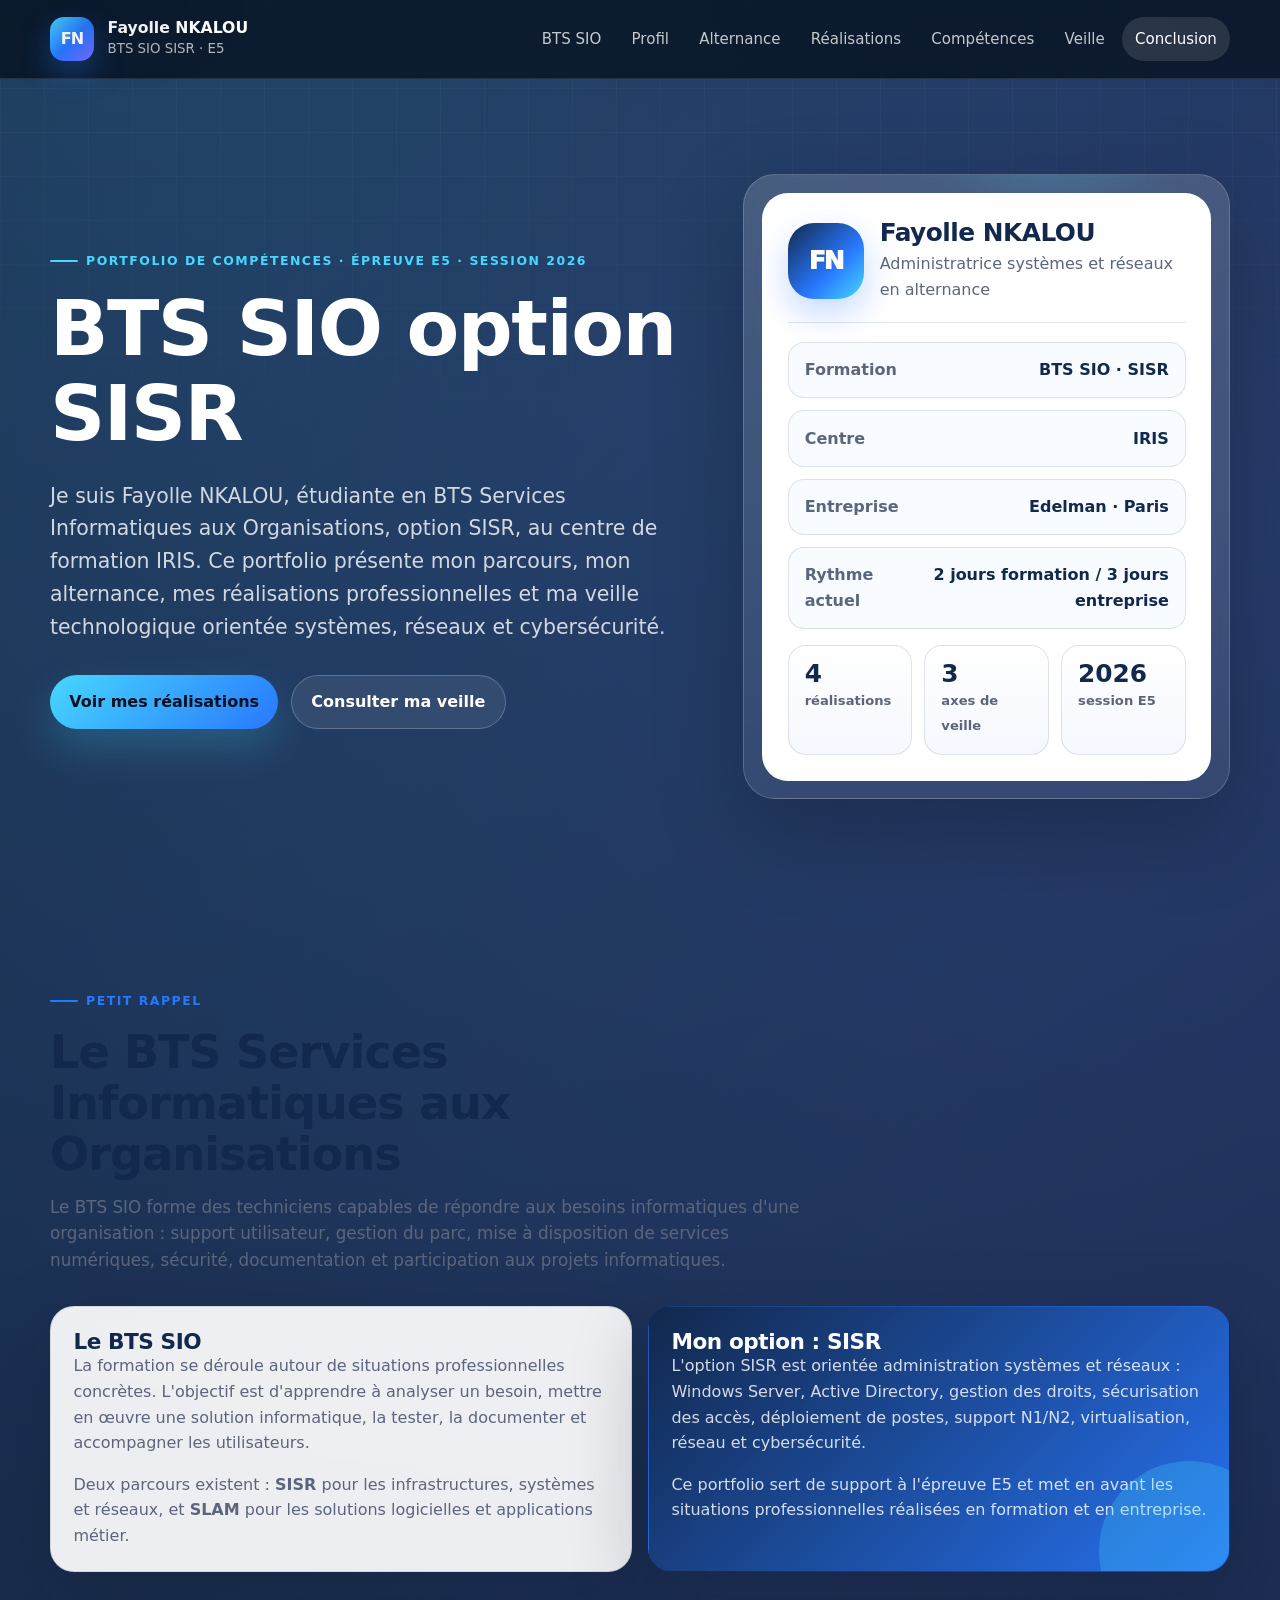
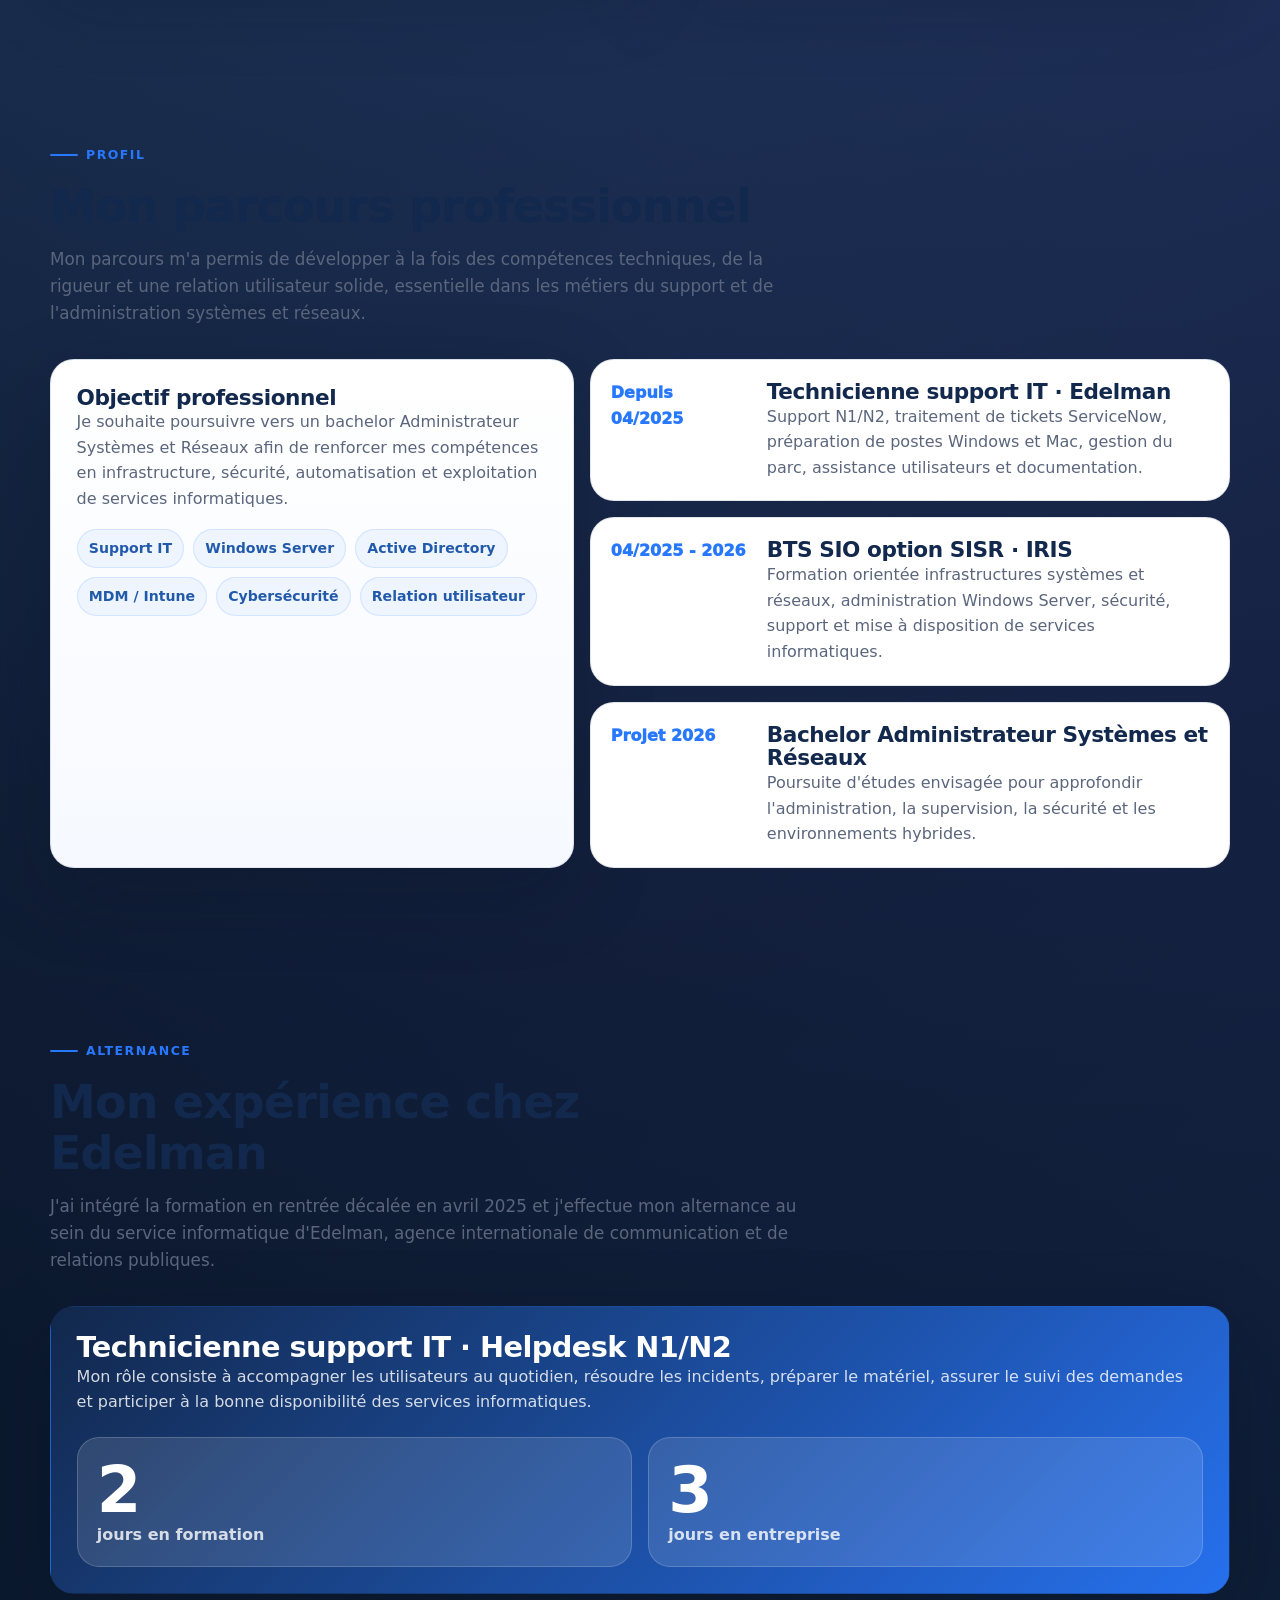
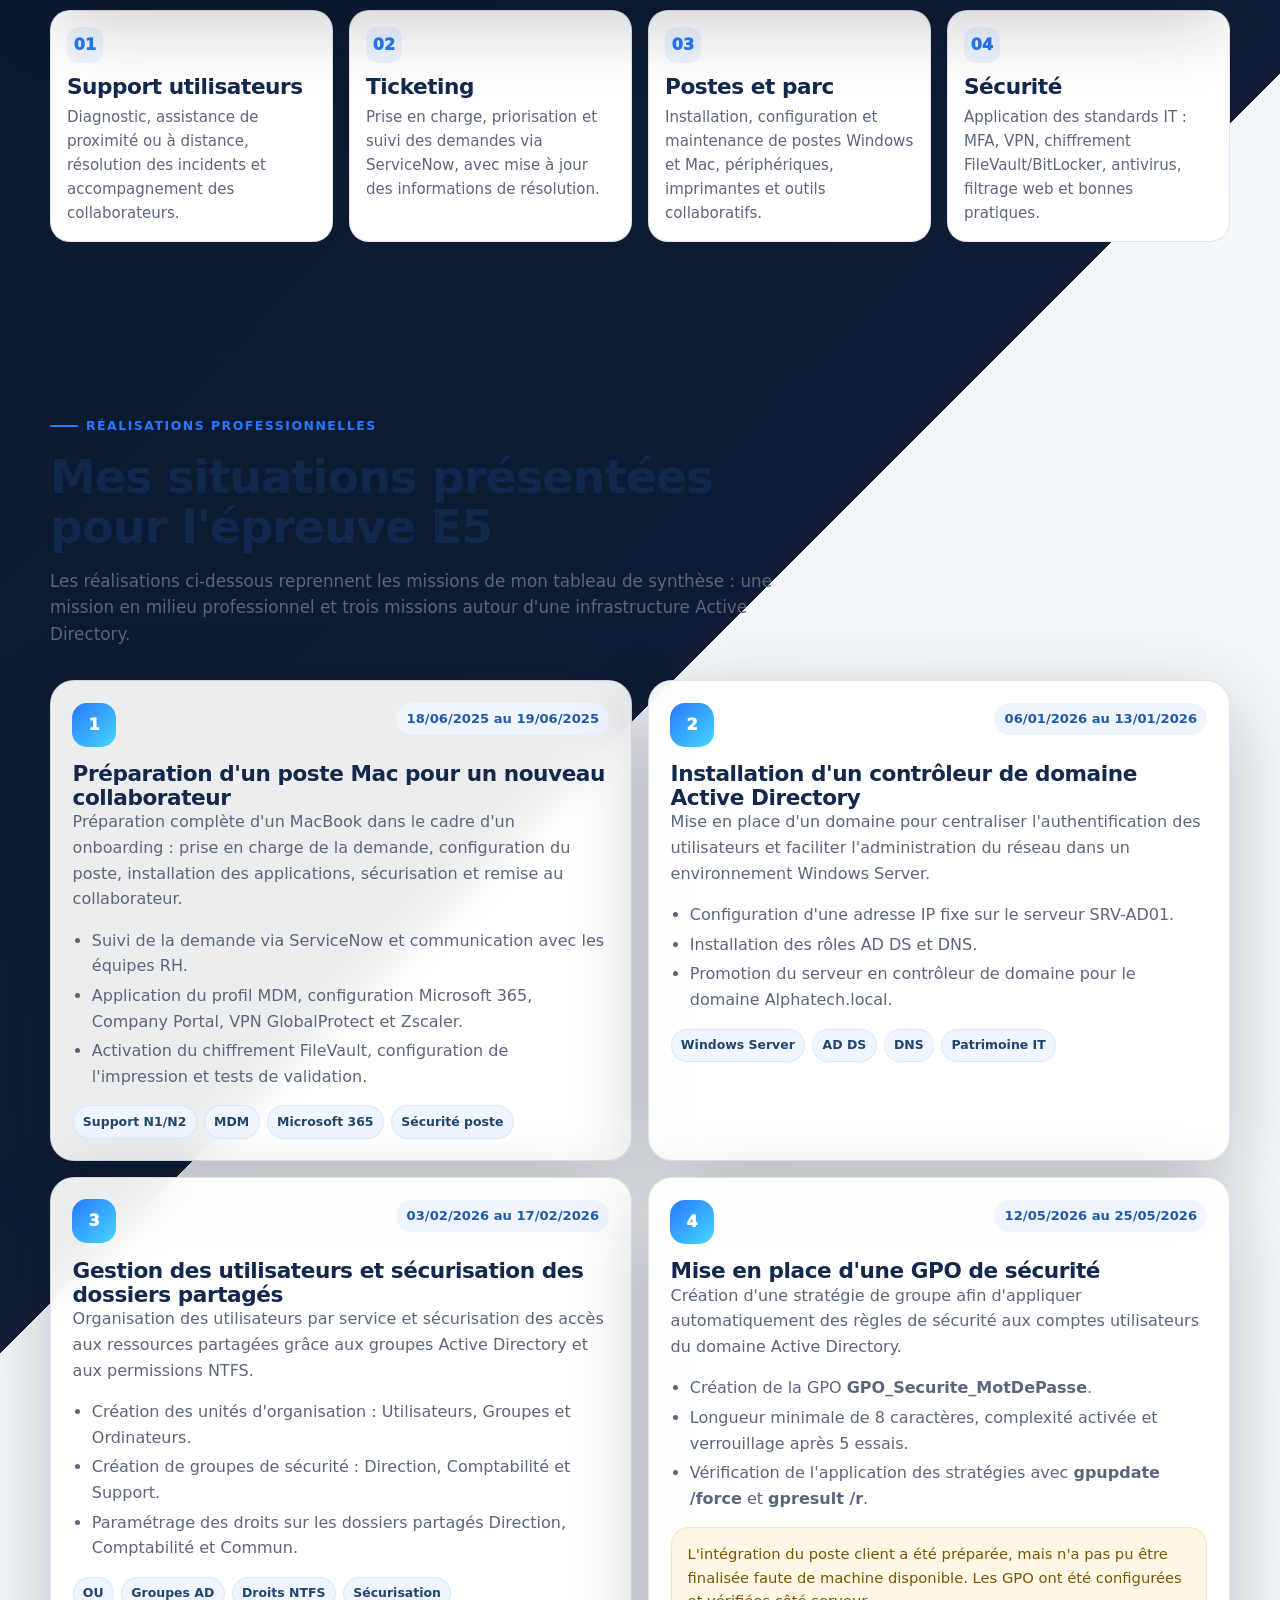
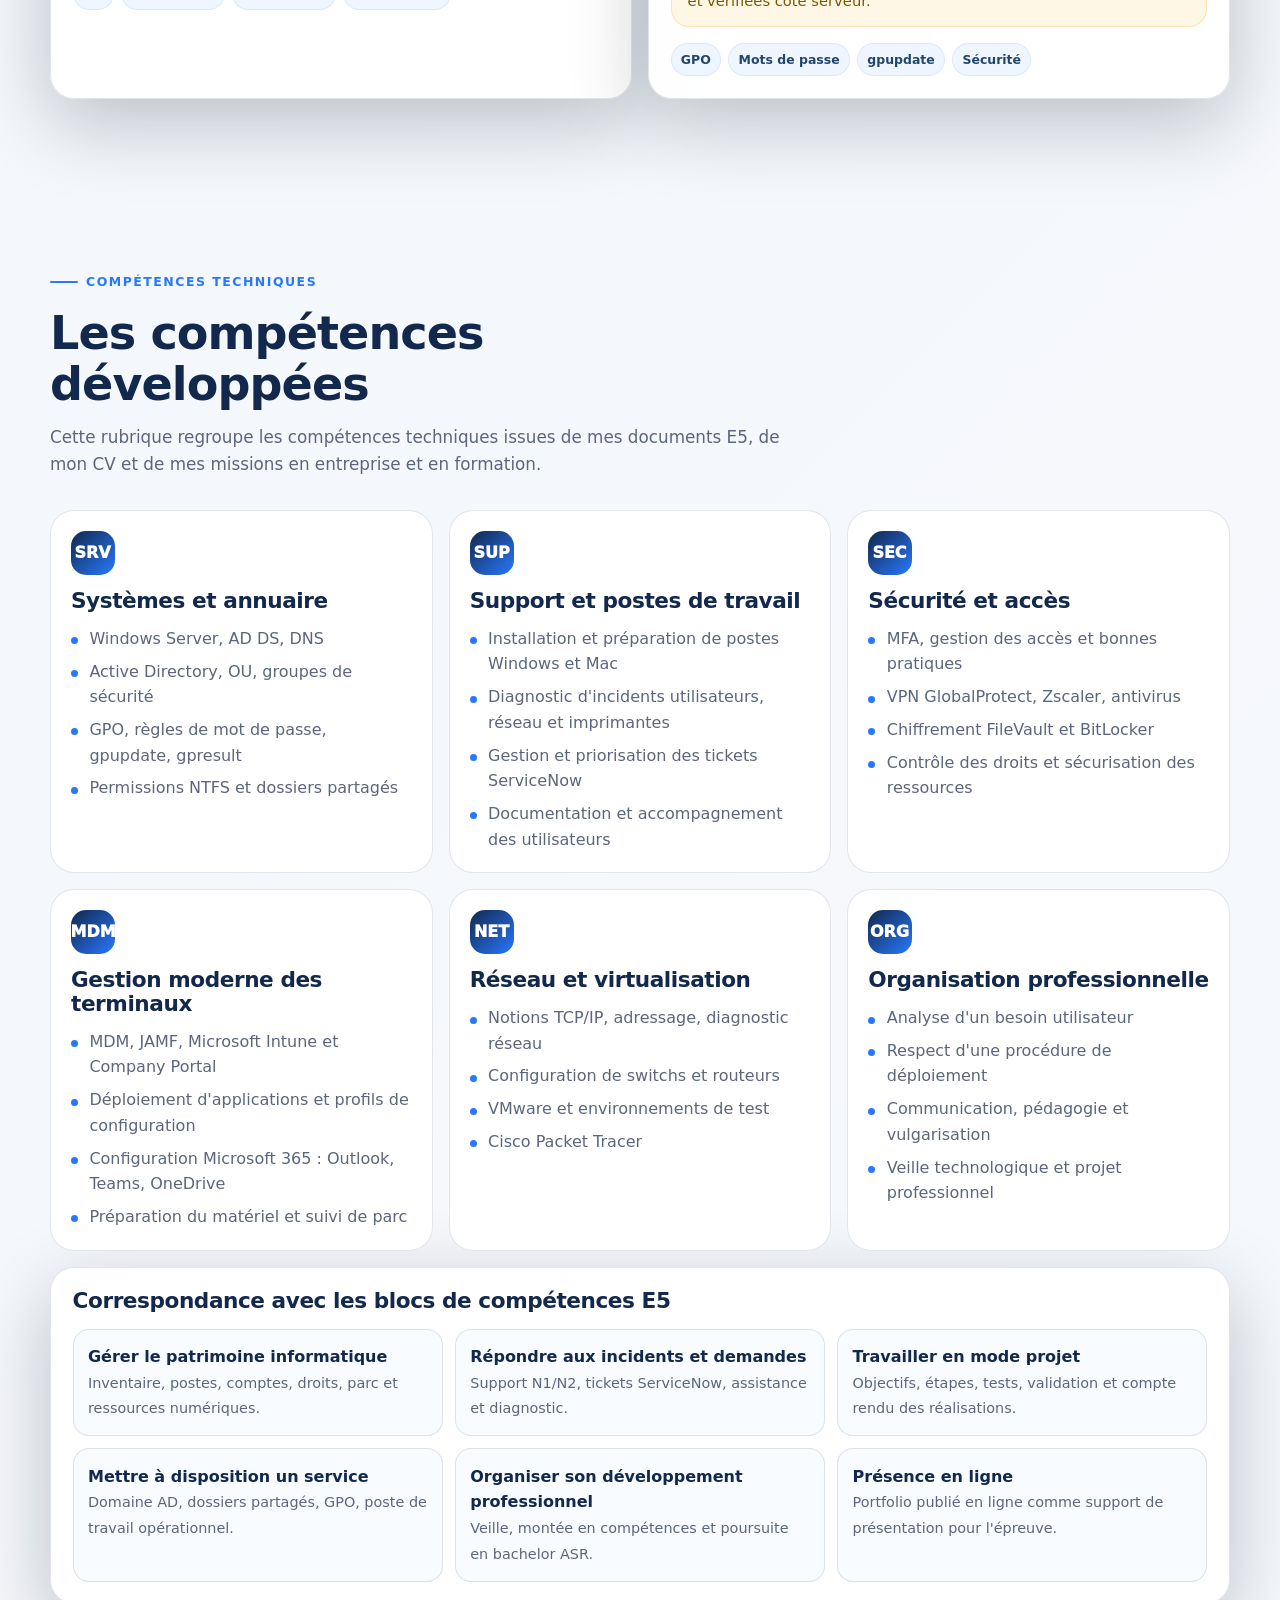
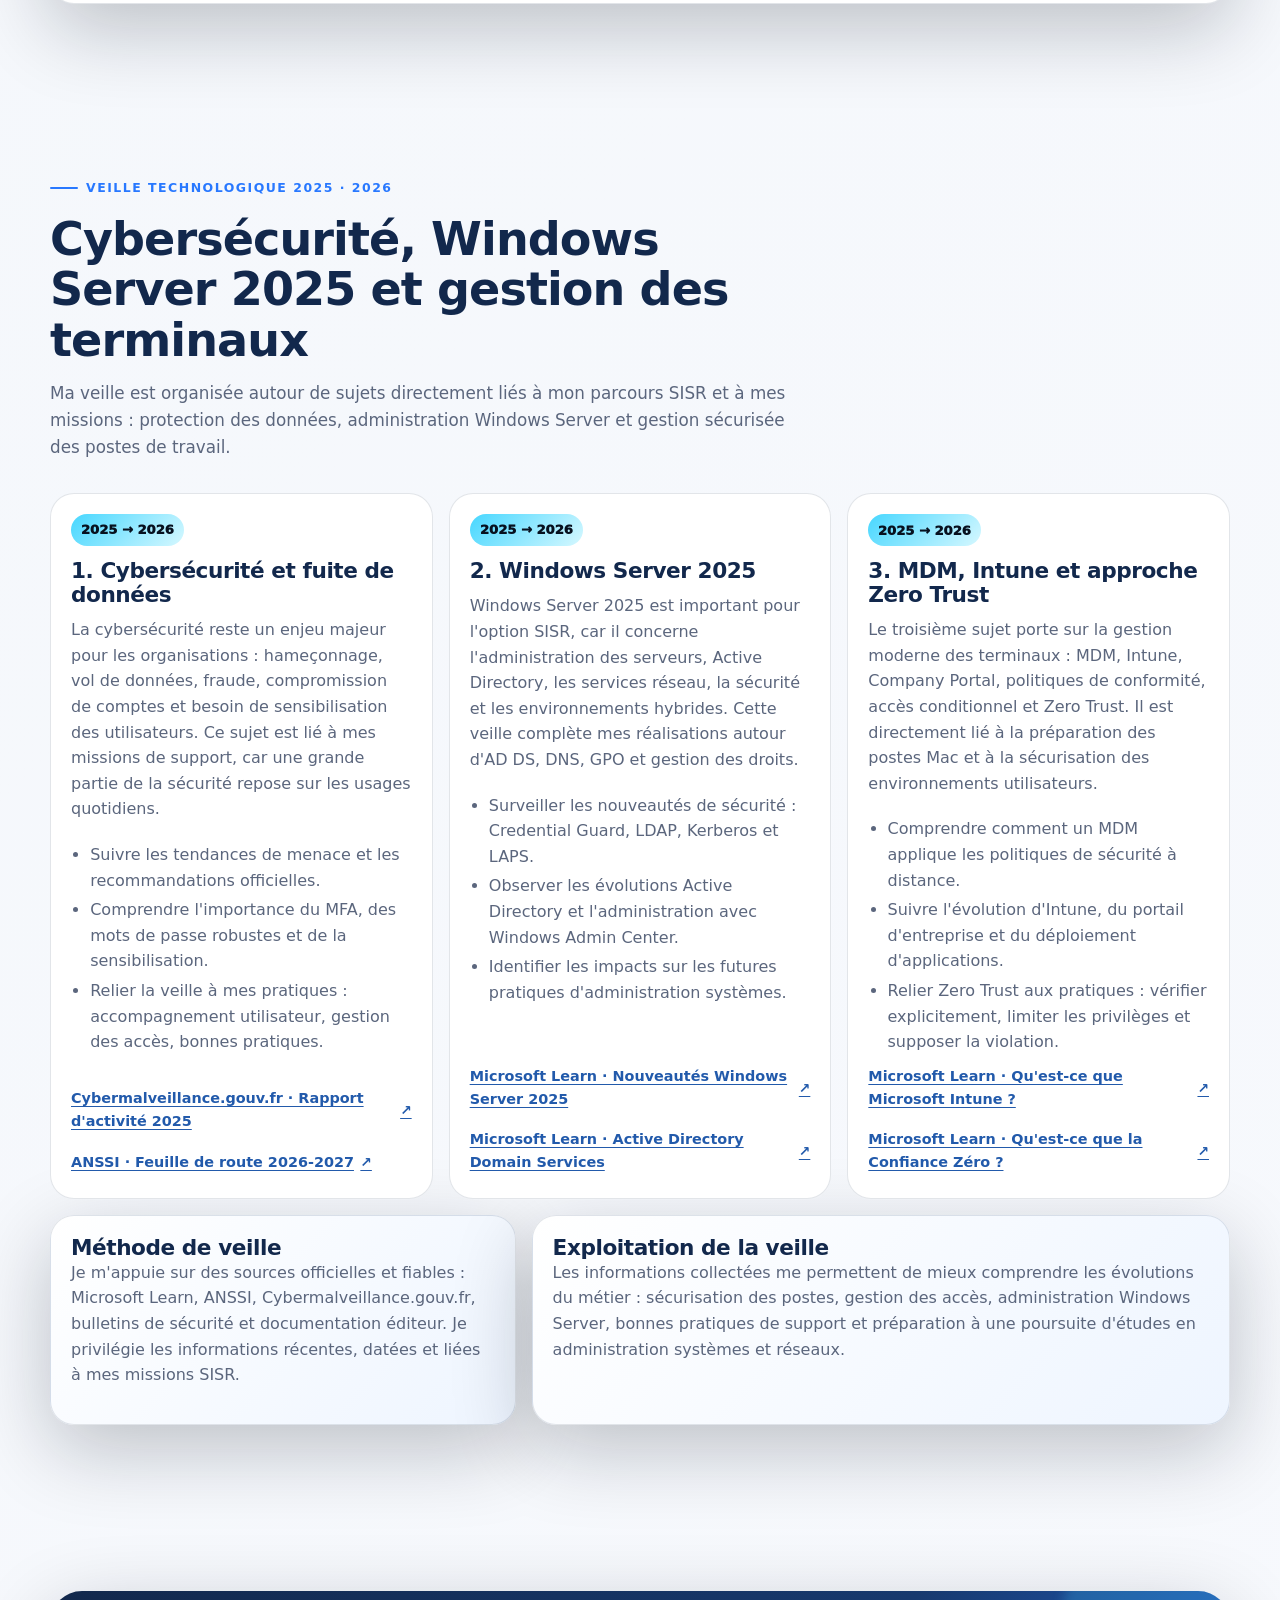
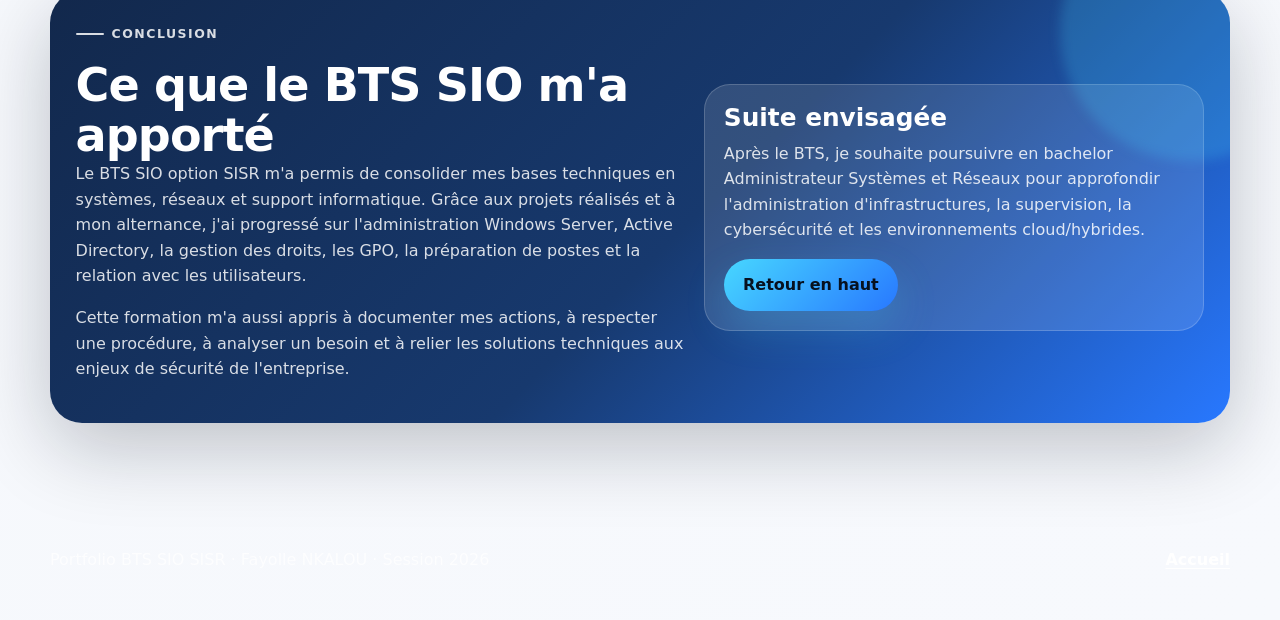
<file: index.html>
<!doctype html>
<html lang="fr">
<head>
  <meta charset="utf-8">
  <meta name="viewport" content="width=device-width, initial-scale=1">
  <meta name="description" content="Portfolio BTS SIO SISR - Épreuve E5 - Fayolle NKALOU - Session 2026">
  <title>Portfolio BTS SIO SISR - Fayolle NKALOU</title>
  <style>
    :root {
      --bg: #07111f;
      --bg-soft: #0e1a2d;
      --surface: rgba(255, 255, 255, 0.92);
      --surface-strong: #ffffff;
      --text: #172033;
      --muted: #5b667d;
      --navy: #12284c;
      --blue: #2878ff;
      --cyan: #47d7ff;
      --violet: #7868ff;
      --green: #20c997;
      --border: rgba(18, 40, 76, 0.12);
      --shadow: 0 24px 80px rgba(7, 17, 31, 0.24);
      --radius: 24px;
      --radius-sm: 16px;
      --max: 1180px;
    }

    * { box-sizing: border-box; }
    html { scroll-behavior: smooth; }
    body {
      margin: 0;
      font-family: Inter, ui-sans-serif, system-ui, -apple-system, BlinkMacSystemFont, "Segoe UI", sans-serif;
      color: var(--text);
      background:
        radial-gradient(circle at 10% 0%, rgba(71, 215, 255, 0.20), transparent 30%),
        radial-gradient(circle at 92% 6%, rgba(120, 104, 255, 0.24), transparent 34%),
        linear-gradient(135deg, #07111f 0%, #0d1d35 46%, #f4f7fb 46%, #f7f9fd 100%);
      line-height: 1.6;
      overflow-x: hidden;
    }

    body::before {
      content: "";
      position: fixed;
      inset: 0;
      pointer-events: none;
      background-image:
        linear-gradient(rgba(255,255,255,0.035) 1px, transparent 1px),
        linear-gradient(90deg, rgba(255,255,255,0.035) 1px, transparent 1px);
      background-size: 44px 44px;
      mask-image: linear-gradient(to bottom, #000 0%, transparent 58%);
      z-index: -1;
    }

    a { color: inherit; text-decoration: none; }
    a:focus-visible, button:focus-visible { outline: 3px solid rgba(71, 215, 255, 0.8); outline-offset: 4px; }
    p { margin: 0 0 1rem; }
    h1, h2, h3, h4 { margin: 0; line-height: 1.1; color: var(--navy); letter-spacing: -0.02em; }
    h1 { font-size: clamp(2.6rem, 6vw, 5.8rem); color: #fff; max-width: 980px; }
    h2 { font-size: clamp(2rem, 3.6vw, 3.4rem); }
    h3 { font-size: 1.35rem; }
    h4 { font-size: 1.05rem; }
    ul { margin: 0; padding-left: 1.2rem; }
    li { margin: 0.25rem 0; }

    .skip-link {
      position: absolute;
      left: 1rem;
      top: -4rem;
      z-index: 100;
      background: #fff;
      color: var(--navy);
      padding: 0.8rem 1rem;
      border-radius: 999px;
      box-shadow: var(--shadow);
    }
    .skip-link:focus { top: 1rem; }

    .site-header {
      position: sticky;
      top: 0;
      z-index: 50;
      backdrop-filter: blur(18px);
      background: rgba(7, 17, 31, 0.78);
      border-bottom: 1px solid rgba(255,255,255,0.10);
      transition: box-shadow 0.2s ease, background 0.2s ease;
    }
    .site-header.is-scrolled { box-shadow: 0 14px 44px rgba(0,0,0,0.22); background: rgba(7,17,31,0.92); }

    .navbar {
      width: min(var(--max), calc(100% - 2rem));
      margin: 0 auto;
      display: flex;
      align-items: center;
      justify-content: space-between;
      min-height: 78px;
      gap: 1rem;
    }
    .brand {
      display: flex;
      align-items: center;
      gap: 0.85rem;
      color: #fff;
      min-width: max-content;
    }
    .brand-mark {
      width: 44px;
      height: 44px;
      border-radius: 14px;
      display: grid;
      place-items: center;
      font-weight: 900;
      letter-spacing: -0.05em;
      background: linear-gradient(135deg, var(--cyan), var(--blue) 52%, var(--violet));
      box-shadow: 0 12px 30px rgba(40, 120, 255, 0.35);
    }
    .brand strong { display: block; font-size: 0.98rem; line-height: 1.1; }
    .brand small { display: block; color: rgba(255,255,255,0.70); margin-top: 0.15rem; }
    .nav-links {
      display: flex;
      align-items: center;
      gap: 0.25rem;
      list-style: none;
      padding: 0;
      margin: 0;
    }
    .nav-links a {
      display: block;
      color: rgba(255,255,255,0.76);
      padding: 0.65rem 0.82rem;
      border-radius: 999px;
      font-size: 0.94rem;
      transition: color 0.2s ease, background 0.2s ease, transform 0.2s ease;
    }
    .nav-links a:hover, .nav-links a.active { color: #fff; background: rgba(255,255,255,0.12); }
    .menu-button {
      display: none;
      border: 1px solid rgba(255,255,255,0.2);
      background: rgba(255,255,255,0.08);
      color: #fff;
      border-radius: 999px;
      padding: 0.68rem 0.95rem;
      font-weight: 700;
      cursor: pointer;
    }

    .section {
      width: min(var(--max), calc(100% - 2rem));
      margin: 0 auto;
      padding: 5.2rem 0;
      scroll-margin-top: 94px;
    }
    .hero {
      min-height: calc(100vh - 78px);
      display: grid;
      grid-template-columns: 1.15fr 0.85fr;
      gap: 2.2rem;
      align-items: center;
      padding-top: 4.6rem;
      padding-bottom: 5rem;
    }
    .hero-content { color: rgba(255,255,255,0.88); }
    .eyebrow {
      display: inline-flex;
      align-items: center;
      gap: 0.5rem;
      color: var(--cyan);
      font-weight: 800;
      text-transform: uppercase;
      letter-spacing: 0.12em;
      font-size: 0.78rem;
      margin-bottom: 1rem;
    }
    .eyebrow::before {
      content: "";
      width: 28px;
      height: 2px;
      border-radius: 999px;
      background: currentColor;
    }
    .hero .lead {
      margin-top: 1.45rem;
      color: rgba(255,255,255,0.80);
      font-size: clamp(1.05rem, 2vw, 1.28rem);
      max-width: 760px;
    }
    .hero-actions {
      display: flex;
      flex-wrap: wrap;
      gap: 0.8rem;
      margin-top: 2rem;
    }
    .button {
      display: inline-flex;
      align-items: center;
      justify-content: center;
      gap: 0.5rem;
      min-height: 48px;
      padding: 0.82rem 1.2rem;
      border-radius: 999px;
      font-weight: 800;
      transition: transform 0.2s ease, box-shadow 0.2s ease, background 0.2s ease;
    }
    .button:hover { transform: translateY(-2px); }
    .button.primary {
      background: linear-gradient(135deg, var(--cyan), var(--blue));
      color: #07111f;
      box-shadow: 0 18px 40px rgba(71, 215, 255, 0.22);
    }
    .button.secondary {
      color: #fff;
      border: 1px solid rgba(255,255,255,0.22);
      background: rgba(255,255,255,0.08);
    }

    .hero-card {
      position: relative;
      border: 1px solid rgba(255,255,255,0.18);
      border-radius: 32px;
      padding: 1.1rem;
      background: linear-gradient(180deg, rgba(255,255,255,0.16), rgba(255,255,255,0.08));
      box-shadow: 0 30px 90px rgba(0,0,0,0.24);
      backdrop-filter: blur(18px);
      overflow: hidden;
    }
    .hero-card::before {
      content: "";
      position: absolute;
      inset: -40% 10% auto auto;
      width: 260px;
      height: 260px;
      border-radius: 50%;
      background: rgba(71, 215, 255, 0.22);
      filter: blur(30px);
    }
    .profile-panel {
      position: relative;
      border-radius: 26px;
      background: var(--surface-strong);
      padding: 1.6rem;
      color: var(--text);
    }
    .profile-top {
      display: flex;
      align-items: center;
      gap: 1rem;
      padding-bottom: 1.2rem;
      border-bottom: 1px solid var(--border);
      margin-bottom: 1.2rem;
    }
    .profile-circle {
      width: 76px;
      height: 76px;
      flex: 0 0 auto;
      border-radius: 26px;
      display: grid;
      place-items: center;
      font-size: 1.55rem;
      font-weight: 950;
      letter-spacing: -0.08em;
      color: #fff;
      background: linear-gradient(135deg, var(--navy), var(--blue) 60%, var(--cyan));
      box-shadow: 0 14px 34px rgba(40, 120, 255, 0.28);
    }
    .profile-top h2 { font-size: 1.55rem; }
    .profile-top p { color: var(--muted); margin: 0.35rem 0 0; }
    .info-list {
      display: grid;
      gap: 0.75rem;
    }
    .info-item {
      display: flex;
      align-items: flex-start;
      justify-content: space-between;
      gap: 1rem;
      border: 1px solid var(--border);
      border-radius: 16px;
      padding: 0.9rem 1rem;
      background: #f8fbff;
    }
    .info-item span:first-child { color: var(--muted); font-weight: 700; }
    .info-item span:last-child { font-weight: 900; color: var(--navy); text-align: right; }

    .quick-stats {
      display: grid;
      grid-template-columns: repeat(3, 1fr);
      gap: 0.75rem;
      margin-top: 1rem;
    }
    .stat {
      border-radius: 18px;
      padding: 1rem;
      background: linear-gradient(180deg, #ffffff, #f5f8ff);
      border: 1px solid var(--border);
    }
    .stat strong { display: block; color: var(--navy); font-size: 1.55rem; line-height: 1; }
    .stat span { color: var(--muted); font-size: 0.82rem; font-weight: 700; }

    .section-heading {
      max-width: 760px;
      margin-bottom: 2rem;
    }
    .section-heading .eyebrow { color: var(--blue); }
    .section-heading p:not(.eyebrow) { color: var(--muted); font-size: 1.05rem; margin-top: 0.9rem; }

    .panel, .card, .timeline-item, .mission-card, .skill-card, .veille-card {
      background: var(--surface);
      border: 1px solid var(--border);
      border-radius: var(--radius);
      box-shadow: var(--shadow);
      backdrop-filter: blur(18px);
    }
    .grid { display: grid; gap: 1rem; }
    .grid.two { grid-template-columns: repeat(2, minmax(0, 1fr)); }
    .grid.three { grid-template-columns: repeat(3, minmax(0, 1fr)); }
    .card { padding: 1.4rem; }
    .card p { color: var(--muted); }
    .card p:last-child { margin-bottom: 0; }
    .card.accent {
      background: linear-gradient(135deg, rgba(18,40,76,0.98), rgba(40,120,255,0.92));
      color: #fff;
      overflow: hidden;
      position: relative;
    }
    .card.accent h3, .card.accent p { color: #fff; }
    .card.accent p { color: rgba(255,255,255,0.82); }
    .card.accent::after {
      content: "";
      position: absolute;
      right: -50px;
      bottom: -70px;
      width: 180px;
      height: 180px;
      border-radius: 50%;
      background: rgba(71,215,255,0.26);
    }

    .profile-grid {
      display: grid;
      grid-template-columns: 0.9fr 1.1fr;
      gap: 1rem;
      align-items: stretch;
    }
    .profile-summary {
      padding: 1.6rem;
      background: linear-gradient(180deg, var(--surface-strong), #f6f9ff);
      border-radius: var(--radius);
      border: 1px solid var(--border);
      box-shadow: var(--shadow);
    }
    .profile-summary p { color: var(--muted); }
    .pill-list {
      display: flex;
      flex-wrap: wrap;
      gap: 0.55rem;
      margin-top: 1.1rem;
    }
    .pill {
      display: inline-flex;
      align-items: center;
      gap: 0.4rem;
      border-radius: 999px;
      background: #eef5ff;
      color: #225aab;
      border: 1px solid rgba(40,120,255,0.14);
      padding: 0.45rem 0.7rem;
      font-size: 0.88rem;
      font-weight: 800;
    }
    .timeline {
      display: grid;
      gap: 1rem;
    }
    .timeline-item {
      padding: 1.25rem;
      display: grid;
      grid-template-columns: 140px 1fr;
      gap: 1rem;
      box-shadow: none;
      background: #fff;
    }
    .timeline-date {
      color: var(--blue);
      font-weight: 950;
    }
    .timeline-item p { color: var(--muted); margin-bottom: 0; }

    .alternance-panel {
      position: relative;
      padding: 1.6rem;
      overflow: hidden;
      background:
        linear-gradient(135deg, rgba(18, 40, 76, 0.95), rgba(40, 120, 255, 0.90)),
        #12284c;
      color: #fff;
    }
    .alternance-panel h3 { color: #fff; font-size: 1.8rem; }
    .alternance-panel p { color: rgba(255,255,255,0.82); }
    .rhythm {
      display: grid;
      grid-template-columns: repeat(2, 1fr);
      gap: 1rem;
      margin-top: 1.4rem;
    }
    .rhythm-box {
      border-radius: 22px;
      background: rgba(255,255,255,0.12);
      border: 1px solid rgba(255,255,255,0.18);
      padding: 1.2rem;
    }
    .rhythm-box strong {
      display: block;
      color: #fff;
      font-size: clamp(2.2rem, 5vw, 4rem);
      line-height: 1;
      letter-spacing: -0.06em;
    }
    .rhythm-box span { color: rgba(255,255,255,0.8); font-weight: 800; }
    .process-grid {
      display: grid;
      grid-template-columns: repeat(4, minmax(0, 1fr));
      gap: 1rem;
      margin-top: 1rem;
    }
    .process-step {
      background: #fff;
      border: 1px solid var(--border);
      border-radius: 20px;
      padding: 1rem;
    }
    .process-step .num {
      width: 36px;
      height: 36px;
      display: grid;
      place-items: center;
      border-radius: 12px;
      background: #eef5ff;
      color: var(--blue);
      font-weight: 950;
      margin-bottom: 0.75rem;
    }
    .process-step p { color: var(--muted); margin: 0.4rem 0 0; font-size: 0.94rem; }

    .missions-grid {
      display: grid;
      grid-template-columns: repeat(2, minmax(0, 1fr));
      gap: 1rem;
    }
    .mission-card {
      position: relative;
      padding: 1.35rem;
      overflow: hidden;
      transition: transform 0.2s ease, box-shadow 0.2s ease;
    }
    .mission-card:hover { transform: translateY(-4px); box-shadow: 0 30px 90px rgba(7,17,31,0.30); }
    .mission-head {
      display: flex;
      justify-content: space-between;
      align-items: flex-start;
      gap: 1rem;
      margin-bottom: 0.95rem;
    }
    .mission-number {
      width: 44px;
      height: 44px;
      display: grid;
      place-items: center;
      flex: 0 0 auto;
      border-radius: 15px;
      background: linear-gradient(135deg, var(--blue), var(--cyan));
      color: #fff;
      font-weight: 950;
    }
    .mission-date {
      display: inline-flex;
      border-radius: 999px;
      padding: 0.35rem 0.65rem;
      background: #eef5ff;
      color: #225aab;
      font-size: 0.82rem;
      font-weight: 900;
      white-space: nowrap;
    }
    .mission-card p { color: var(--muted); }
    .mission-card ul { color: var(--muted); }
    .tags {
      display: flex;
      flex-wrap: wrap;
      gap: 0.45rem;
      margin-top: 1rem;
    }
    .tag {
      display: inline-flex;
      border-radius: 999px;
      padding: 0.35rem 0.58rem;
      font-weight: 850;
      font-size: 0.78rem;
      color: #21466e;
      background: #f0f6ff;
      border: 1px solid rgba(40,120,255,0.12);
    }
    .note {
      border-radius: 18px;
      background: #fff7e6;
      border: 1px solid rgba(255, 177, 66, 0.30);
      color: #7b5600;
      padding: 0.85rem 1rem;
      margin-top: 1rem;
      font-size: 0.92rem;
    }

    .skill-grid {
      display: grid;
      grid-template-columns: repeat(3, minmax(0, 1fr));
      gap: 1rem;
    }
    .skill-card { padding: 1.25rem; box-shadow: none; background: #fff; }
    .skill-icon {
      width: 44px;
      height: 44px;
      border-radius: 15px;
      display: grid;
      place-items: center;
      color: #fff;
      background: linear-gradient(135deg, var(--navy), var(--blue));
      font-weight: 950;
      margin-bottom: 0.9rem;
    }
    .skill-card p { color: var(--muted); margin: 0.6rem 0 0; }
    .skill-list {
      list-style: none;
      padding: 0;
      margin: 0.8rem 0 0;
      display: grid;
      gap: 0.45rem;
    }
    .skill-list li {
      margin: 0;
      padding-left: 1.15rem;
      position: relative;
      color: var(--muted);
    }
    .skill-list li::before {
      content: "";
      width: 7px;
      height: 7px;
      border-radius: 50%;
      background: var(--blue);
      position: absolute;
      left: 0;
      top: 0.72em;
    }
    .competence-map {
      margin-top: 1rem;
      padding: 1.35rem;
      background: #fff;
      border-radius: var(--radius);
      border: 1px solid var(--border);
      box-shadow: var(--shadow);
    }
    .map-grid {
      display: grid;
      grid-template-columns: repeat(3, minmax(0, 1fr));
      gap: 0.75rem;
      margin-top: 1rem;
    }
    .map-item {
      border: 1px solid var(--border);
      background: #f8fbff;
      border-radius: 16px;
      padding: 0.9rem;
    }
    .map-item strong { color: var(--navy); display: block; }
    .map-item span { color: var(--muted); font-size: 0.9rem; }

    .veille-grid {
      display: grid;
      grid-template-columns: repeat(3, minmax(0, 1fr));
      gap: 1rem;
    }
    .veille-card {
      display: flex;
      flex-direction: column;
      padding: 1.25rem;
      box-shadow: none;
      background: #fff;
      min-height: 100%;
    }
    .veille-card .year {
      align-self: flex-start;
      display: inline-flex;
      border-radius: 999px;
      padding: 0.35rem 0.65rem;
      font-weight: 950;
      color: #07111f;
      background: linear-gradient(135deg, var(--cyan), #d6f8ff);
      margin-bottom: 0.85rem;
      font-size: 0.82rem;
    }
    .veille-card p, .veille-card li { color: var(--muted); }
    .veille-card h3 { margin-bottom: 0.65rem; }
    .source-list {
      list-style: none;
      padding: 0;
      margin: auto 0 0;
      display: grid;
      gap: 0.45rem;
    }
    .source-list a {
      display: inline-flex;
      align-items: center;
      gap: 0.4rem;
      color: #225aab;
      font-weight: 850;
      font-size: 0.9rem;
      text-decoration: underline;
      text-decoration-thickness: 1px;
      text-underline-offset: 3px;
    }
    .source-list a::after { content: "↗"; font-size: 0.86rem; }
    .veille-method {
      margin-top: 1rem;
      display: grid;
      grid-template-columns: 0.8fr 1.2fr;
      gap: 1rem;
    }
    .method-card {
      padding: 1.25rem;
      border-radius: var(--radius);
      background: linear-gradient(135deg, #ffffff, #eef5ff);
      border: 1px solid var(--border);
      box-shadow: var(--shadow);
    }
    .method-card p { color: var(--muted); }

    .conclusion-panel {
      display: grid;
      grid-template-columns: 1.1fr 0.9fr;
      gap: 1rem;
      align-items: center;
      padding: 1.6rem;
      background: linear-gradient(135deg, var(--navy), #17396e 54%, var(--blue));
      color: #fff;
      border-radius: 32px;
      box-shadow: var(--shadow);
      overflow: hidden;
      position: relative;
    }
    .conclusion-panel::after {
      content: "";
      position: absolute;
      right: -90px;
      top: -90px;
      width: 260px;
      height: 260px;
      border-radius: 50%;
      background: rgba(71,215,255,0.20);
      filter: blur(6px);
    }
    .conclusion-panel h2, .conclusion-panel p { color: #fff; position: relative; }
    .conclusion-panel p { color: rgba(255,255,255,0.84); }
    .next-step {
      position: relative;
      border-radius: 26px;
      padding: 1.2rem;
      background: rgba(255,255,255,0.12);
      border: 1px solid rgba(255,255,255,0.18);
    }
    .next-step strong {
      display: block;
      font-size: 1.55rem;
      line-height: 1.1;
      color: #fff;
      margin-bottom: 0.6rem;
    }

    .footer {
      width: min(var(--max), calc(100% - 2rem));
      margin: 0 auto;
      padding: 2.5rem 0 3rem;
      color: rgba(255,255,255,0.72);
      display: flex;
      justify-content: space-between;
      gap: 1rem;
      flex-wrap: wrap;
    }
    .footer a { color: #fff; font-weight: 800; text-decoration: underline; text-underline-offset: 3px; }

    @media (max-width: 980px) {
      body { background: linear-gradient(180deg, #07111f 0%, #0d1d35 40%, #f7f9fd 40%, #f7f9fd 100%); }
      .menu-button { display: inline-flex; }
      .nav-links {
        position: absolute;
        top: 70px;
        left: 1rem;
        right: 1rem;
        display: grid;
        gap: 0.2rem;
        padding: 0.85rem;
        border-radius: 22px;
        background: rgba(7,17,31,0.96);
        border: 1px solid rgba(255,255,255,0.14);
        transform-origin: top right;
        opacity: 0;
        transform: translateY(-10px) scale(0.98);
        pointer-events: none;
        transition: opacity 0.2s ease, transform 0.2s ease;
      }
      .nav-links.open { opacity: 1; transform: translateY(0) scale(1); pointer-events: auto; }
      .nav-links a { border-radius: 14px; padding: 0.85rem; }
      .hero, .profile-grid, .conclusion-panel, .veille-method { grid-template-columns: 1fr; }
      .hero { padding-top: 3rem; }
      .grid.two, .grid.three, .missions-grid, .skill-grid, .veille-grid { grid-template-columns: 1fr; }
      .process-grid { grid-template-columns: repeat(2, minmax(0, 1fr)); }
      .map-grid { grid-template-columns: 1fr; }
    }

    @media (max-width: 640px) {
      .navbar { width: min(100% - 1rem, var(--max)); min-height: 70px; }
      .brand small { display: none; }
      .section { width: min(100% - 1rem, var(--max)); padding: 3.4rem 0; }
      .hero { min-height: auto; padding-top: 2.4rem; }
      .quick-stats, .rhythm, .process-grid { grid-template-columns: 1fr; }
      .timeline-item { grid-template-columns: 1fr; }
      .mission-head { flex-direction: column; }
      .mission-date { white-space: normal; }
      .footer { width: min(100% - 1rem, var(--max)); }
    }

    @media print {
      body { background: #fff; }
      .site-header, .hero-actions, .footer { display: none; }
      .section { width: 100%; padding: 1rem 0; }
      .hero { min-height: auto; }
      h1 { color: var(--navy); }
      .hero-content { color: var(--text); }
      .hero .lead { color: var(--muted); }
      .panel, .card, .mission-card, .skill-card, .veille-card { box-shadow: none; }
    }
  </style>
</head>
<body>
  <a class="skip-link" href="#accueil">Aller au contenu</a>

  <header class="site-header" id="top">
    <nav class="navbar" aria-label="Navigation principale">
      <a class="brand" href="#accueil" aria-label="Retour à l'accueil">
        <span class="brand-mark">FN</span>
        <span>
          <strong>Fayolle NKALOU</strong>
          <small>BTS SIO SISR · E5</small>
        </span>
      </a>
      <button class="menu-button" type="button" aria-expanded="false" aria-controls="main-menu">Menu</button>
      <ul id="main-menu" class="nav-links">
        <li><a href="#bts">BTS SIO</a></li>
        <li><a href="#profil">Profil</a></li>
        <li><a href="#alternance">Alternance</a></li>
        <li><a href="#missions">Réalisations</a></li>
        <li><a href="#competences">Compétences</a></li>
        <li><a href="#veille">Veille</a></li>
        <li><a href="#conclusion">Conclusion</a></li>
      </ul>
    </nav>
  </header>

  <main id="accueil">
    <section class="hero section">
      <div class="hero-content">
        <p class="eyebrow">Portfolio de compétences · Épreuve E5 · Session 2026</p>
        <h1>BTS SIO option SISR</h1>
        <p class="lead">
          Je suis Fayolle NKALOU, étudiante en BTS Services Informatiques aux Organisations, option SISR,
          au centre de formation IRIS. Ce portfolio présente mon parcours, mon alternance, mes réalisations
          professionnelles et ma veille technologique orientée systèmes, réseaux et cybersécurité.
        </p>
        <div class="hero-actions" aria-label="Actions principales">
          <a class="button primary" href="#missions">Voir mes réalisations</a>
          <a class="button secondary" href="#veille">Consulter ma veille</a>
        </div>
      </div>

      <aside class="hero-card" aria-label="Carte d'identité du portfolio">
        <div class="profile-panel">
          <div class="profile-top">
            <div class="profile-circle">FN</div>
            <div>
              <h2>Fayolle NKALOU</h2>
              <p>Administratrice systèmes et réseaux en alternance</p>
            </div>
          </div>
          <div class="info-list">
            <div class="info-item"><span>Formation</span><span>BTS SIO · SISR</span></div>
            <div class="info-item"><span>Centre</span><span>IRIS</span></div>
            <div class="info-item"><span>Entreprise</span><span>Edelman · Paris</span></div>
            <div class="info-item"><span>Rythme actuel</span><span>2 jours formation / 3 jours entreprise</span></div>
          </div>
          <div class="quick-stats" aria-label="Informations clés">
            <div class="stat"><strong>4</strong><span>réalisations</span></div>
            <div class="stat"><strong>3</strong><span>axes de veille</span></div>
            <div class="stat"><strong>2026</strong><span>session E5</span></div>
          </div>
        </div>
      </aside>
    </section>

    <section id="bts" class="section">
      <div class="section-heading">
        <p class="eyebrow">Petit rappel</p>
        <h2>Le BTS Services Informatiques aux Organisations</h2>
        <p>
          Le BTS SIO forme des techniciens capables de répondre aux besoins informatiques d'une organisation :
          support utilisateur, gestion du parc, mise à disposition de services numériques, sécurité, documentation
          et participation aux projets informatiques.
        </p>
      </div>
      <div class="grid two">
        <article class="card">
          <h3>Le BTS SIO</h3>
          <p>
            La formation se déroule autour de situations professionnelles concrètes. L'objectif est d'apprendre à
            analyser un besoin, mettre en œuvre une solution informatique, la tester, la documenter et accompagner
            les utilisateurs.
          </p>
          <p>
            Deux parcours existent : <strong>SISR</strong> pour les infrastructures, systèmes et réseaux, et
            <strong>SLAM</strong> pour les solutions logicielles et applications métier.
          </p>
        </article>
        <article class="card accent">
          <h3>Mon option : SISR</h3>
          <p>
            L'option SISR est orientée administration systèmes et réseaux : Windows Server, Active Directory,
            gestion des droits, sécurisation des accès, déploiement de postes, support N1/N2, virtualisation,
            réseau et cybersécurité.
          </p>
          <p>
            Ce portfolio sert de support à l'épreuve E5 et met en avant les situations professionnelles réalisées
            en formation et en entreprise.
          </p>
        </article>
      </div>
    </section>

    <section id="profil" class="section">
      <div class="section-heading">
        <p class="eyebrow">Profil</p>
        <h2>Mon parcours professionnel</h2>
        <p>
          Mon parcours m'a permis de développer à la fois des compétences techniques, de la rigueur et une relation
          utilisateur solide, essentielle dans les métiers du support et de l'administration systèmes et réseaux.
        </p>
      </div>
      <div class="profile-grid">
        <article class="profile-summary">
          <h3>Objectif professionnel</h3>
          <p>
            Je souhaite poursuivre vers un bachelor Administrateur Systèmes et Réseaux afin de renforcer mes
            compétences en infrastructure, sécurité, automatisation et exploitation de services informatiques.
          </p>
          <div class="pill-list" aria-label="Points forts">
            <span class="pill">Support IT</span>
            <span class="pill">Windows Server</span>
            <span class="pill">Active Directory</span>
            <span class="pill">MDM / Intune</span>
            <span class="pill">Cybersécurité</span>
            <span class="pill">Relation utilisateur</span>
          </div>
        </article>
        <div class="timeline" aria-label="Parcours">
          <article class="timeline-item">
            <div class="timeline-date">Depuis 04/2025</div>
            <div>
              <h3>Technicienne support IT · Edelman</h3>
              <p>Support N1/N2, traitement de tickets ServiceNow, préparation de postes Windows et Mac, gestion du parc, assistance utilisateurs et documentation.</p>
            </div>
          </article>
          <article class="timeline-item">
            <div class="timeline-date">04/2025 - 2026</div>
            <div>
              <h3>BTS SIO option SISR · IRIS</h3>
              <p>Formation orientée infrastructures systèmes et réseaux, administration Windows Server, sécurité, support et mise à disposition de services informatiques.</p>
            </div>
          </article>
          <article class="timeline-item">
            <div class="timeline-date">Projet 2026</div>
            <div>
              <h3>Bachelor Administrateur Systèmes et Réseaux</h3>
              <p>Poursuite d'études envisagée pour approfondir l'administration, la supervision, la sécurité et les environnements hybrides.</p>
            </div>
          </article>
        </div>
      </div>
    </section>

    <section id="alternance" class="section">
      <div class="section-heading">
        <p class="eyebrow">Alternance</p>
        <h2>Mon expérience chez Edelman</h2>
        <p>
          J'ai intégré la formation en rentrée décalée en avril 2025 et j'effectue mon alternance au sein du service
          informatique d'Edelman, agence internationale de communication et de relations publiques.
        </p>
      </div>
      <article class="alternance-panel panel">
        <h3>Technicienne support IT · Helpdesk N1/N2</h3>
        <p>
          Mon rôle consiste à accompagner les utilisateurs au quotidien, résoudre les incidents, préparer le matériel,
          assurer le suivi des demandes et participer à la bonne disponibilité des services informatiques.
        </p>
        <div class="rhythm" aria-label="Rythme d'alternance">
          <div class="rhythm-box"><strong>2</strong><span>jours en formation</span></div>
          <div class="rhythm-box"><strong>3</strong><span>jours en entreprise</span></div>
        </div>
      </article>
      <div class="process-grid" aria-label="Missions principales en alternance">
        <article class="process-step">
          <div class="num">01</div>
          <h3>Support utilisateurs</h3>
          <p>Diagnostic, assistance de proximité ou à distance, résolution des incidents et accompagnement des collaborateurs.</p>
        </article>
        <article class="process-step">
          <div class="num">02</div>
          <h3>Ticketing</h3>
          <p>Prise en charge, priorisation et suivi des demandes via ServiceNow, avec mise à jour des informations de résolution.</p>
        </article>
        <article class="process-step">
          <div class="num">03</div>
          <h3>Postes et parc</h3>
          <p>Installation, configuration et maintenance de postes Windows et Mac, périphériques, imprimantes et outils collaboratifs.</p>
        </article>
        <article class="process-step">
          <div class="num">04</div>
          <h3>Sécurité</h3>
          <p>Application des standards IT : MFA, VPN, chiffrement FileVault/BitLocker, antivirus, filtrage web et bonnes pratiques.</p>
        </article>
      </div>
    </section>

    <section id="missions" class="section">
      <div class="section-heading">
        <p class="eyebrow">Réalisations professionnelles</p>
        <h2>Mes situations présentées pour l'épreuve E5</h2>
        <p>
          Les réalisations ci-dessous reprennent les missions de mon tableau de synthèse : une mission en milieu
          professionnel et trois missions autour d'une infrastructure Active Directory.
        </p>
      </div>
      <div class="missions-grid">
        <article class="mission-card">
          <div class="mission-head">
            <div class="mission-number">1</div>
            <span class="mission-date">18/06/2025 au 19/06/2025</span>
          </div>
          <h3>Préparation d'un poste Mac pour un nouveau collaborateur</h3>
          <p>
            Préparation complète d'un MacBook dans le cadre d'un onboarding : prise en charge de la demande,
            configuration du poste, installation des applications, sécurisation et remise au collaborateur.
          </p>
          <ul>
            <li>Suivi de la demande via ServiceNow et communication avec les équipes RH.</li>
            <li>Application du profil MDM, configuration Microsoft 365, Company Portal, VPN GlobalProtect et Zscaler.</li>
            <li>Activation du chiffrement FileVault, configuration de l'impression et tests de validation.</li>
          </ul>
          <div class="tags">
            <span class="tag">Support N1/N2</span><span class="tag">MDM</span><span class="tag">Microsoft 365</span><span class="tag">Sécurité poste</span>
          </div>
        </article>

        <article class="mission-card">
          <div class="mission-head">
            <div class="mission-number">2</div>
            <span class="mission-date">06/01/2026 au 13/01/2026</span>
          </div>
          <h3>Installation d'un contrôleur de domaine Active Directory</h3>
          <p>
            Mise en place d'un domaine pour centraliser l'authentification des utilisateurs et faciliter
            l'administration du réseau dans un environnement Windows Server.
          </p>
          <ul>
            <li>Configuration d'une adresse IP fixe sur le serveur SRV-AD01.</li>
            <li>Installation des rôles AD DS et DNS.</li>
            <li>Promotion du serveur en contrôleur de domaine pour le domaine Alphatech.local.</li>
          </ul>
          <div class="tags">
            <span class="tag">Windows Server</span><span class="tag">AD DS</span><span class="tag">DNS</span><span class="tag">Patrimoine IT</span>
          </div>
        </article>

        <article class="mission-card">
          <div class="mission-head">
            <div class="mission-number">3</div>
            <span class="mission-date">03/02/2026 au 17/02/2026</span>
          </div>
          <h3>Gestion des utilisateurs et sécurisation des dossiers partagés</h3>
          <p>
            Organisation des utilisateurs par service et sécurisation des accès aux ressources partagées grâce aux
            groupes Active Directory et aux permissions NTFS.
          </p>
          <ul>
            <li>Création des unités d'organisation : Utilisateurs, Groupes et Ordinateurs.</li>
            <li>Création de groupes de sécurité : Direction, Comptabilité et Support.</li>
            <li>Paramétrage des droits sur les dossiers partagés Direction, Comptabilité et Commun.</li>
          </ul>
          <div class="tags">
            <span class="tag">OU</span><span class="tag">Groupes AD</span><span class="tag">Droits NTFS</span><span class="tag">Sécurisation</span>
          </div>
        </article>

        <article class="mission-card">
          <div class="mission-head">
            <div class="mission-number">4</div>
            <span class="mission-date">12/05/2026 au 25/05/2026</span>
          </div>
          <h3>Mise en place d'une GPO de sécurité</h3>
          <p>
            Création d'une stratégie de groupe afin d'appliquer automatiquement des règles de sécurité aux comptes
            utilisateurs du domaine Active Directory.
          </p>
          <ul>
            <li>Création de la GPO <strong>GPO_Securite_MotDePasse</strong>.</li>
            <li>Longueur minimale de 8 caractères, complexité activée et verrouillage après 5 essais.</li>
            <li>Vérification de l'application des stratégies avec <strong>gpupdate /force</strong> et <strong>gpresult /r</strong>.</li>
          </ul>
          <div class="note">
            L'intégration du poste client a été préparée, mais n'a pas pu être finalisée faute de machine disponible. Les GPO ont été configurées et vérifiées côté serveur.
          </div>
          <div class="tags">
            <span class="tag">GPO</span><span class="tag">Mots de passe</span><span class="tag">gpupdate</span><span class="tag">Sécurité</span>
          </div>
        </article>
      </div>
    </section>

    <section id="competences" class="section">
      <div class="section-heading">
        <p class="eyebrow">Compétences techniques</p>
        <h2>Les compétences développées</h2>
        <p>
          Cette rubrique regroupe les compétences techniques issues de mes documents E5, de mon CV et de mes missions
          en entreprise et en formation.
        </p>
      </div>
      <div class="skill-grid">
        <article class="skill-card">
          <div class="skill-icon">SRV</div>
          <h3>Systèmes et annuaire</h3>
          <ul class="skill-list">
            <li>Windows Server, AD DS, DNS</li>
            <li>Active Directory, OU, groupes de sécurité</li>
            <li>GPO, règles de mot de passe, gpupdate, gpresult</li>
            <li>Permissions NTFS et dossiers partagés</li>
          </ul>
        </article>
        <article class="skill-card">
          <div class="skill-icon">SUP</div>
          <h3>Support et postes de travail</h3>
          <ul class="skill-list">
            <li>Installation et préparation de postes Windows et Mac</li>
            <li>Diagnostic d'incidents utilisateurs, réseau et imprimantes</li>
            <li>Gestion et priorisation des tickets ServiceNow</li>
            <li>Documentation et accompagnement des utilisateurs</li>
          </ul>
        </article>
        <article class="skill-card">
          <div class="skill-icon">SEC</div>
          <h3>Sécurité et accès</h3>
          <ul class="skill-list">
            <li>MFA, gestion des accès et bonnes pratiques</li>
            <li>VPN GlobalProtect, Zscaler, antivirus</li>
            <li>Chiffrement FileVault et BitLocker</li>
            <li>Contrôle des droits et sécurisation des ressources</li>
          </ul>
        </article>
        <article class="skill-card">
          <div class="skill-icon">MDM</div>
          <h3>Gestion moderne des terminaux</h3>
          <ul class="skill-list">
            <li>MDM, JAMF, Microsoft Intune et Company Portal</li>
            <li>Déploiement d'applications et profils de configuration</li>
            <li>Configuration Microsoft 365 : Outlook, Teams, OneDrive</li>
            <li>Préparation du matériel et suivi de parc</li>
          </ul>
        </article>
        <article class="skill-card">
          <div class="skill-icon">NET</div>
          <h3>Réseau et virtualisation</h3>
          <ul class="skill-list">
            <li>Notions TCP/IP, adressage, diagnostic réseau</li>
            <li>Configuration de switchs et routeurs</li>
            <li>VMware et environnements de test</li>
            <li>Cisco Packet Tracer</li>
          </ul>
        </article>
        <article class="skill-card">
          <div class="skill-icon">ORG</div>
          <h3>Organisation professionnelle</h3>
          <ul class="skill-list">
            <li>Analyse d'un besoin utilisateur</li>
            <li>Respect d'une procédure de déploiement</li>
            <li>Communication, pédagogie et vulgarisation</li>
            <li>Veille technologique et projet professionnel</li>
          </ul>
        </article>
      </div>
      <div class="competence-map">
        <h3>Correspondance avec les blocs de compétences E5</h3>
        <div class="map-grid">
          <div class="map-item"><strong>Gérer le patrimoine informatique</strong><span>Inventaire, postes, comptes, droits, parc et ressources numériques.</span></div>
          <div class="map-item"><strong>Répondre aux incidents et demandes</strong><span>Support N1/N2, tickets ServiceNow, assistance et diagnostic.</span></div>
          <div class="map-item"><strong>Travailler en mode projet</strong><span>Objectifs, étapes, tests, validation et compte rendu des réalisations.</span></div>
          <div class="map-item"><strong>Mettre à disposition un service</strong><span>Domaine AD, dossiers partagés, GPO, poste de travail opérationnel.</span></div>
          <div class="map-item"><strong>Organiser son développement professionnel</strong><span>Veille, montée en compétences et poursuite en bachelor ASR.</span></div>
          <div class="map-item"><strong>Présence en ligne</strong><span>Portfolio publié en ligne comme support de présentation pour l'épreuve.</span></div>
        </div>
      </div>
    </section>

    <section id="veille" class="section">
      <div class="section-heading">
        <p class="eyebrow">Veille technologique 2025 · 2026</p>
        <h2>Cybersécurité, Windows Server 2025 et gestion des terminaux</h2>
        <p>
          Ma veille est organisée autour de sujets directement liés à mon parcours SISR et à mes missions : protection
          des données, administration Windows Server et gestion sécurisée des postes de travail.
        </p>
      </div>

      <div class="veille-grid">
        <article class="veille-card">
          <span class="year">2025 → 2026</span>
          <h3>1. Cybersécurité et fuite de données</h3>
          <p>
            La cybersécurité reste un enjeu majeur pour les organisations : hameçonnage, vol de données, fraude,
            compromission de comptes et besoin de sensibilisation des utilisateurs. Ce sujet est lié à mes missions
            de support, car une grande partie de la sécurité repose sur les usages quotidiens.
          </p>
          <ul>
            <li>Suivre les tendances de menace et les recommandations officielles.</li>
            <li>Comprendre l'importance du MFA, des mots de passe robustes et de la sensibilisation.</li>
            <li>Relier la veille à mes pratiques : accompagnement utilisateur, gestion des accès, bonnes pratiques.</li>
          </ul>
          <ul class="source-list" aria-label="Sources cybersécurité">
            <li><a href="https://www.cybermalveillance.gouv.fr/tous-nos-contenus/actualites/rapport-activite-2025" target="_blank" rel="noopener noreferrer">Cybermalveillance.gouv.fr · Rapport d'activité 2025</a></li>
            <li><a href="https://cyber.gouv.fr/nous-connaitre/publications/feuilles-de-route-de-la-securite-numerique-de-letat/feuille-de-route-de-securite-numerique-2026-2027/" target="_blank" rel="noopener noreferrer">ANSSI · Feuille de route 2026-2027</a></li>
          </ul>
        </article>

        <article class="veille-card">
          <span class="year">2025 → 2026</span>
          <h3>2. Windows Server 2025</h3>
          <p>
            Windows Server 2025 est important pour l'option SISR, car il concerne l'administration des serveurs,
            Active Directory, les services réseau, la sécurité et les environnements hybrides. Cette veille complète
            mes réalisations autour d'AD DS, DNS, GPO et gestion des droits.
          </p>
          <ul>
            <li>Surveiller les nouveautés de sécurité : Credential Guard, LDAP, Kerberos et LAPS.</li>
            <li>Observer les évolutions Active Directory et l'administration avec Windows Admin Center.</li>
            <li>Identifier les impacts sur les futures pratiques d'administration systèmes.</li>
          </ul>
          <ul class="source-list" aria-label="Sources Windows Server 2025">
            <li><a href="https://learn.microsoft.com/fr-fr/windows-server/get-started/whats-new-windows-server-2025" target="_blank" rel="noopener noreferrer">Microsoft Learn · Nouveautés Windows Server 2025</a></li>
            <li><a href="https://learn.microsoft.com/fr-fr/windows-server/identity/ad-ds/get-started/virtual-dc/active-directory-domain-services-overview" target="_blank" rel="noopener noreferrer">Microsoft Learn · Active Directory Domain Services</a></li>
          </ul>
        </article>

        <article class="veille-card">
          <span class="year">2025 → 2026</span>
          <h3>3. MDM, Intune et approche Zero Trust</h3>
          <p>
            Le troisième sujet porte sur la gestion moderne des terminaux : MDM, Intune, Company Portal, politiques
            de conformité, accès conditionnel et Zero Trust. Il est directement lié à la préparation des postes Mac
            et à la sécurisation des environnements utilisateurs.
          </p>
          <ul>
            <li>Comprendre comment un MDM applique les politiques de sécurité à distance.</li>
            <li>Suivre l'évolution d'Intune, du portail d'entreprise et du déploiement d'applications.</li>
            <li>Relier Zero Trust aux pratiques : vérifier explicitement, limiter les privilèges et supposer la violation.</li>
          </ul>
          <ul class="source-list" aria-label="Sources Intune et Zero Trust">
            <li><a href="https://learn.microsoft.com/fr-fr/mem/intune/fundamentals/what-is-intune" target="_blank" rel="noopener noreferrer">Microsoft Learn · Qu'est-ce que Microsoft Intune ?</a></li>
            <li><a href="https://learn.microsoft.com/fr-fr/security/zero-trust/zero-trust-overview" target="_blank" rel="noopener noreferrer">Microsoft Learn · Qu'est-ce que la Confiance Zéro ?</a></li>
          </ul>
        </article>
      </div>

      <div class="veille-method">
        <article class="method-card">
          <h3>Méthode de veille</h3>
          <p>
            Je m'appuie sur des sources officielles et fiables : Microsoft Learn, ANSSI, Cybermalveillance.gouv.fr,
            bulletins de sécurité et documentation éditeur. Je privilégie les informations récentes, datées et liées
            à mes missions SISR.
          </p>
        </article>
        <article class="method-card">
          <h3>Exploitation de la veille</h3>
          <p>
            Les informations collectées me permettent de mieux comprendre les évolutions du métier : sécurisation des
            postes, gestion des accès, administration Windows Server, bonnes pratiques de support et préparation à une
            poursuite d'études en administration systèmes et réseaux.
          </p>
        </article>
      </div>
    </section>

    <section id="conclusion" class="section">
      <div class="conclusion-panel">
        <div>
          <p class="eyebrow">Conclusion</p>
          <h2>Ce que le BTS SIO m'a apporté</h2>
          <p>
            Le BTS SIO option SISR m'a permis de consolider mes bases techniques en systèmes, réseaux et support
            informatique. Grâce aux projets réalisés et à mon alternance, j'ai progressé sur l'administration Windows
            Server, Active Directory, la gestion des droits, les GPO, la préparation de postes et la relation avec les
            utilisateurs.
          </p>
          <p>
            Cette formation m'a aussi appris à documenter mes actions, à respecter une procédure, à analyser un besoin
            et à relier les solutions techniques aux enjeux de sécurité de l'entreprise.
          </p>
        </div>
        <aside class="next-step">
          <strong>Suite envisagée</strong>
          <p>
            Après le BTS, je souhaite poursuivre en bachelor Administrateur Systèmes et Réseaux pour approfondir
            l'administration d'infrastructures, la supervision, la cybersécurité et les environnements cloud/hybrides.
          </p>
          <a class="button primary" href="#top">Retour en haut</a>
        </aside>
      </div>
    </section>
  </main>

  <footer class="footer">
    <span>Portfolio BTS SIO SISR · Fayolle NKALOU · Session 2026</span>
    <a href="#accueil">Accueil</a>
  </footer>

  <script>
    const header = document.querySelector('.site-header');
    const menuButton = document.querySelector('.menu-button');
    const navLinks = document.querySelector('.nav-links');
    const links = document.querySelectorAll('.nav-links a');

    function onScroll() {
      header.classList.toggle('is-scrolled', window.scrollY > 8);
    }
    window.addEventListener('scroll', onScroll, { passive: true });
    onScroll();

    menuButton.addEventListener('click', () => {
      const open = navLinks.classList.toggle('open');
      menuButton.setAttribute('aria-expanded', String(open));
    });

    links.forEach(link => link.addEventListener('click', () => {
      navLinks.classList.remove('open');
      menuButton.setAttribute('aria-expanded', 'false');
    }));

    const sections = [...document.querySelectorAll('main section[id]')];
    const byId = new Map([...links].map(link => [link.getAttribute('href').slice(1), link]));
    const observer = new IntersectionObserver((entries) => {
      entries.forEach(entry => {
        if (entry.isIntersecting) {
          links.forEach(link => link.classList.remove('active'));
          const active = byId.get(entry.target.id);
          if (active) active.classList.add('active');
        }
      });
    }, { rootMargin: '-35% 0px -60% 0px', threshold: 0.01 });
    sections.forEach(section => observer.observe(section));
  </script>
</body>
</html>
</file>
